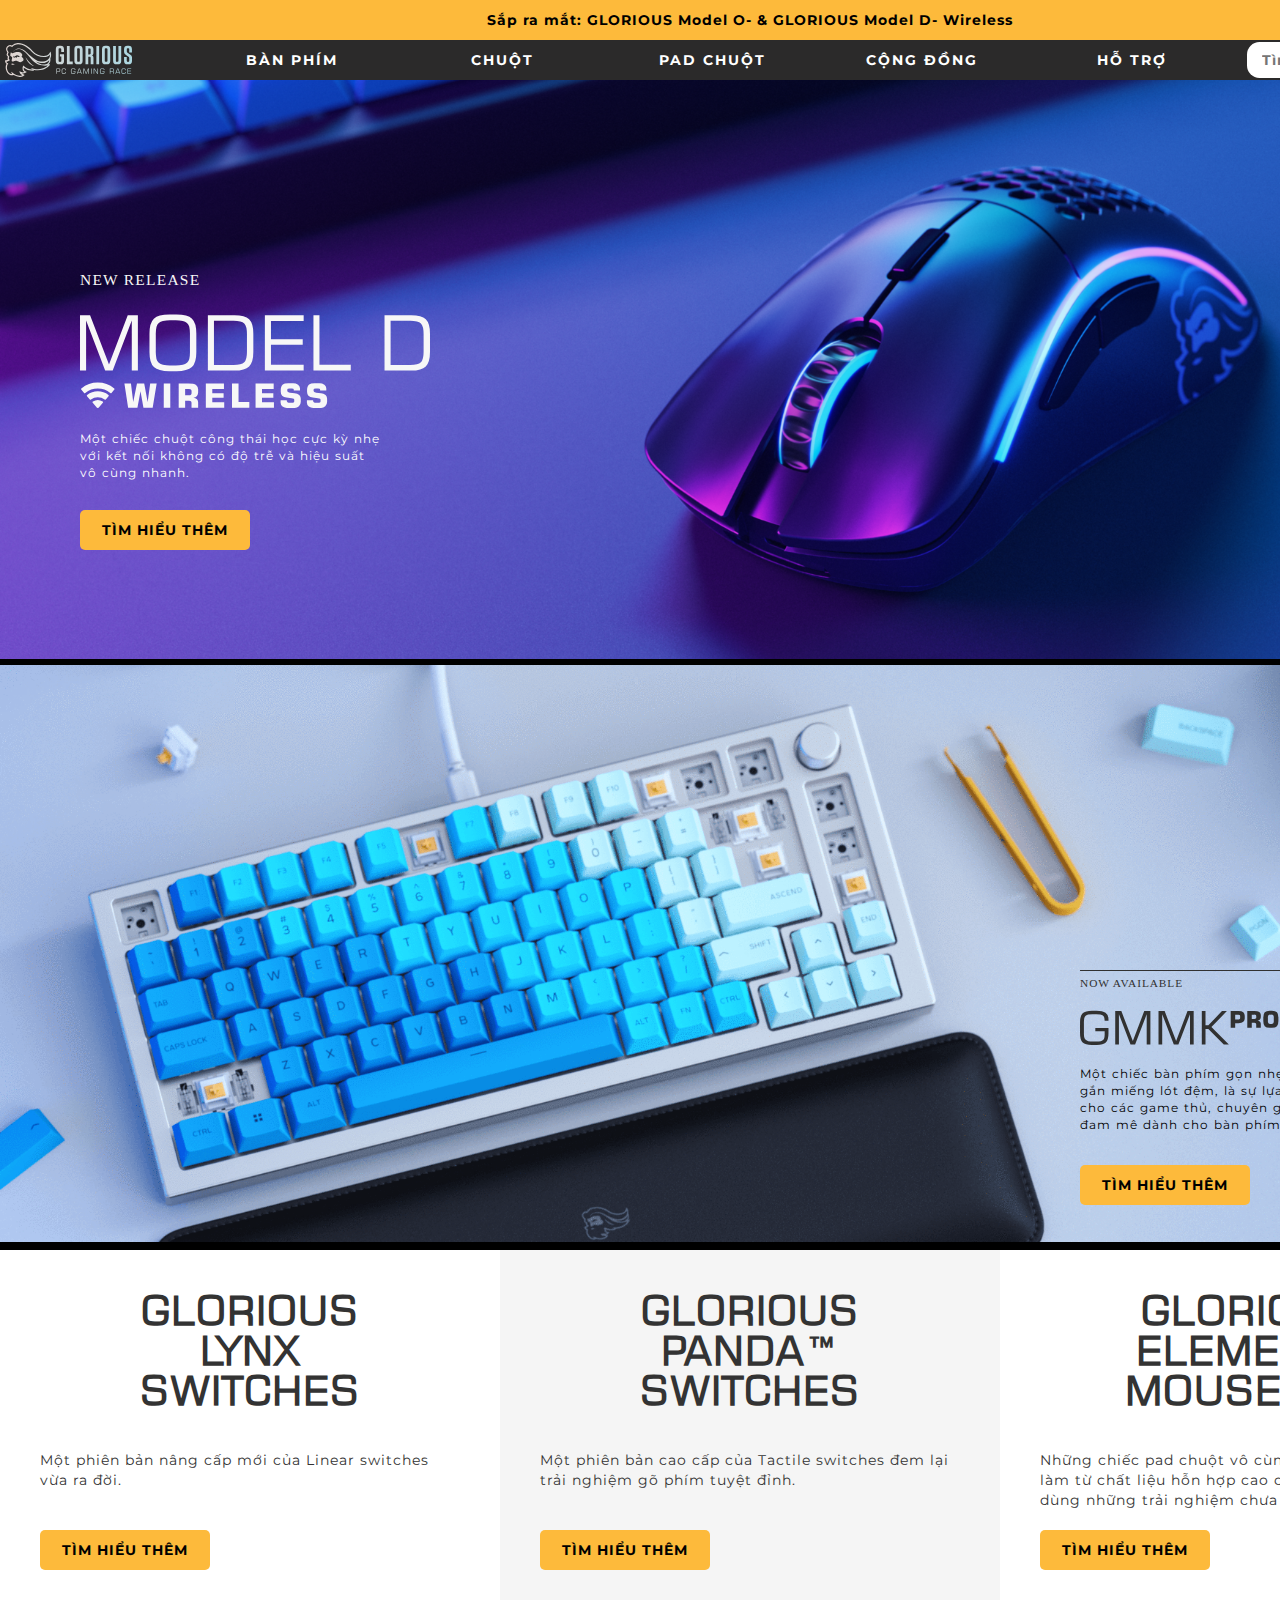
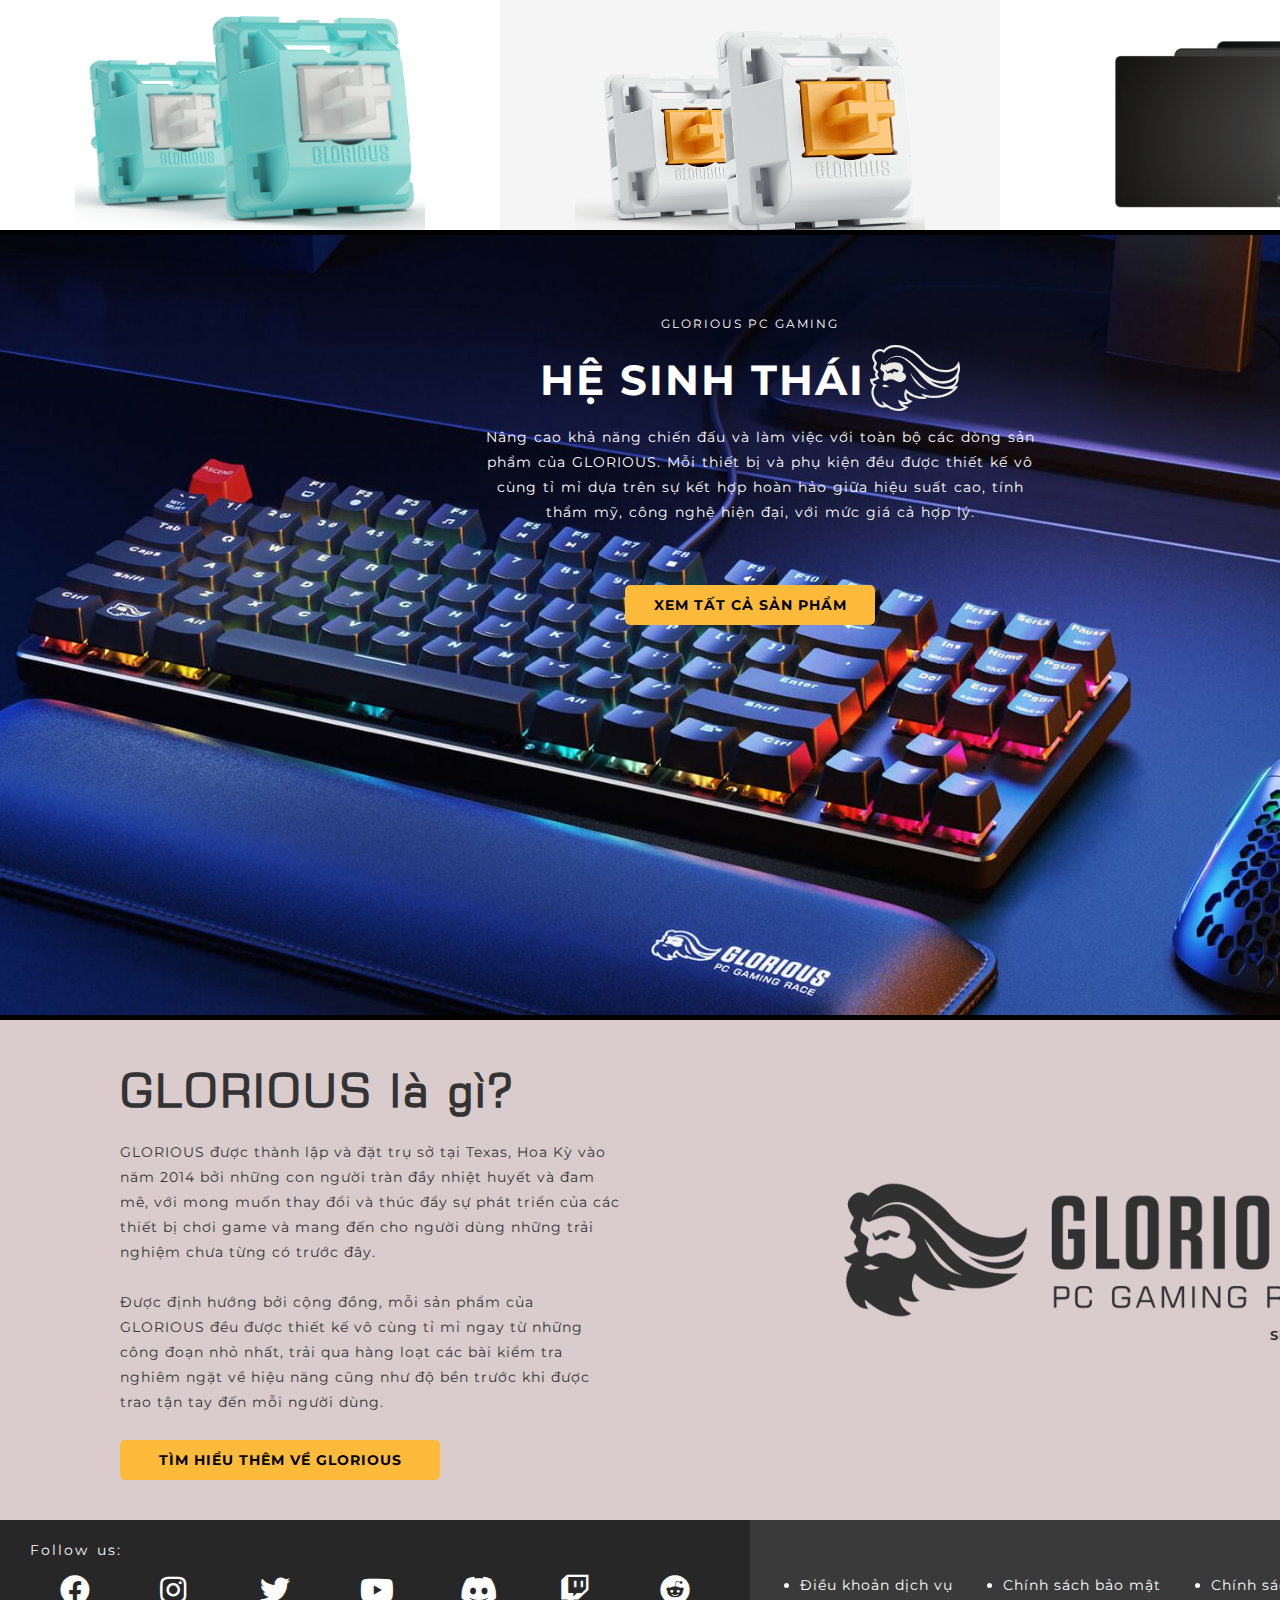
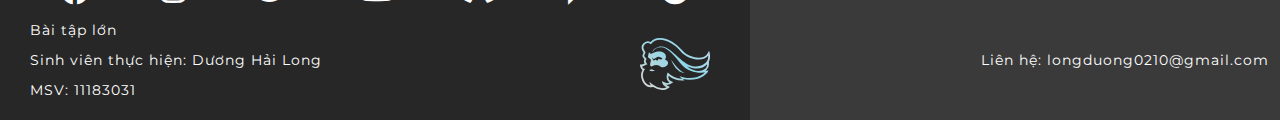
<file: index.html>
<!DOCTYPE html>
<html lang="en">
<head>
    <meta charset="UTF-8">
    <meta http-equiv="X-UA-Compatible" content="IE=edge">
    <meta name="viewport" content="width=device-width, initial-scale=1.0">
    <link rel="stylesheet" href="https://maxcdn.bootstrapcdn.com/bootstrap/3.4.0/css/bootstrap.min.css">
    <link rel="stylesheet" href="css/all.css">
    <title>Homepage</title>
    <link rel="stylesheet" href="Ads&Menu.css">
    <link rel="stylesheet" href="Content1.css">
    <link rel="stylesheet" href="Content2.css">
    <link rel="stylesheet" href="Content3.css">
    <link rel="stylesheet" href="Content4.css">
    <link rel="stylesheet" href="About.css">
    <link rel="stylesheet" href="Footer.css">
    <!-- Font -->
    <link href='https://fonts.googleapis.com/css?family=Montserrat' rel='stylesheet'>
    <style>
        @font-face{
            font-family: "Square721 BT Roman";
            src: url("7b6a3052ac99368df5c80f3fd161fe32.eot"); /* IE9*/
            src: url("7b6a3052ac99368df5c80f3fd161fe32.eot?#iefix") format("embedded-opentype"), /* IE6-IE8 */
            url("7b6a3052ac99368df5c80f3fd161fe32.woff2") format("woff2"), /* chrome、firefox */
            url("7b6a3052ac99368df5c80f3fd161fe32.woff") format("woff"), /* chrome、firefox */
            url("7b6a3052ac99368df5c80f3fd161fe32.ttf") format("truetype"), /* chrome、firefox、opera、Safari, Android, iOS 4.2+*/
            url("7b6a3052ac99368df5c80f3fd161fe32.svg#Square721 BT Roman") format("svg"); /* iOS 4.1- */
        }
    </style>
</head>
<body>
    <div id="ads">
        <a href="">Sắp ra mắt: GLORIOUS Model O- & GLORIOUS Model D- Wireless</a>
    </div>
    <div id="nav_bar">
        <div class="nav_menu">
            <div class="nav_logo"><a href="index.html"><img src="nav_logo.svg" alt=""></a></div>
            <ul>
                <li class="keyboard"><a href="">Bàn phím</a>
                    <ul>
                        <li><a href=""><img src="dropdown-keyboard.svg" alt=""></br>Bàn phím</br><p>Bàn phím cơ custom với nhiều kích cỡ khác nhau</p></li>
                        <li><a href=""><img src="dropdown-accessories.svg" alt=""></br>Switches</br><p>Linear, Tactile, & Clicky Switches</p></a></li>
                        <li><a href=""><img src="dropdown-wristrest.svg" alt=""></br>Miếng kê tay</br><p>Giúp đôi tay gõ phím một cách thoải mái</p></a></li>
                        <li><a href=""><img src="Glorious_Keyboard_Accessory_Icon.svg" alt=""></br>Phụ kiện</br><p>Keycaps, dụng cụ custom & nhiều hơn nữa</p></a></li>
                        <li><a href="">Xem tất cả</a></li>
                    </ul>
                </li>
                <li class="mice"><a href="">Chuột</a>
                    <ul>
                        <li><a href=""><img src="dropdown-modelO.svg" alt=""></br>Model O/O-</br><p>Form chuột đối xứng với kích thước siêu nhẹ</p></a></li>
                        <li><a href=""><img src="dropdown_model_D.svg" alt=""></br>Model D/D-</br><p>Form chuột công thái học với kích thước siêu nhẹ</p></a></li>
                        <li><a href=""><img src="dropdown-bungee.svg" alt=""></br>Phụ kiện</br><p>Bungees, miếng kê tay, feet chuột, dây kết nối & nhiều hơn nữa</p></a></li>
                        <li><a href="">Xem tất cả</a></li>
                    </ul>
                </li>
                <li class="mousepad"><a href="">Pad chuột</a>
                    <ul>
                        <li><a href=""><img src="dropdown-stitched.svg" alt=""></br>Pad chuột bằng vải</br><p>Bo viền kĩ càng, bề mặt mềm mại và độ bền cao</br>Kích cỡ lên tới 3XL</p></a></li>
                        <li><a href=""><img src="dropdown-helios.svg" alt=""></br>Pad chuột Elements</br><p>Bề mặt hỗn hợp cao cấp vô cùng độc đáo</p></a></li>
                        <li><a href="">Xem tất cả</a></li>
                    </ul>
                </li>
                <li><a href="">Cộng đồng</a></li>
                <li><a href="">Hỗ trợ</a></li>
            </ul>
        </div>
        <div class="search">
            <input type="text" placeholder="Tìm kiếm...">
            <a href=""><span class="glyphicon glyphicon-search"></span></a>
        </div>
    </div>
    <div id="content1">
        <img src="glorious_model_d_wireless.png" alt="" class="img1">
        <img src="Model_D_Wireless_New_Release_Logo.svg" alt="" class="img_inside1">
        <img src="glorious_gaming_mouse_model_d_wireless_specs.png" alt="" class="img_specs">
        <div class="caption1">Một chiếc chuột công thái học cực kỳ nhẹ với kết nối không có độ trễ và hiệu suất vô cùng nhanh.</div>
        <a href="" class="button1">Tìm hiểu thêm</a>
    </div>
    <div id="content2">
        <img src="glorious_gmmk_pro.png" alt="" class="img2">
        <img src="gmmkpro-header.svg" alt="" class="img_inside2">
        <div class="caption2">Một chiếc bàn phím gọn nhẹ với layout 75% được gắn miếng lót đệm, là sự lựa chọn tuyệt vời dành cho các game thủ, chuyên gia và những người có đam mê dành cho bàn phím cơ học.</div>
        <a href="" class="button2">Tìm hiểu thêm</a>
    </div>
    <div id="content3">
        <div class="content3_1">
            <div class="title3_1">Glorious Lynx Switches</div>
            <div class="text3_1">Một phiên bản nâng cấp mới của Linear switches vừa ra đời.</div>
            <a href="" class="button3_1">Tìm hiểu thêm</a>
            <img src="glorious_lynx_switches.png" alt="">
        </div>
        <div class="content3_2">
            <div class="title3_2">Glorious Panda™ Switches</div>
            <div class="text3_2">Một phiên bản cao cấp của Tactile switches đem lại trải nghiệm gõ phím tuyệt đỉnh.</div>
            <a href="" class="button3_2">Tìm hiểu thêm</a>
            <img src="glorious_panda_switches.png" alt="">
        </div>
        <div class="content3_3">
            <div class="title3_3">Glorious Elements Mousepads</div>
            <div class="text3_3">Những chiếc pad chuột vô cùng độc đáo với bề mặt làm từ chất liệu hỗn hợp cao cấp, mang đến người dùng những trải nghiệm chưa từng có.</div>
            <a href="" class="button3_3">Tìm hiểu thêm</a>
            <img src="glorious_gaming_mousepads.png" alt="">
        </div>
    </div>
    <div id="content4">
        <a href="" class="button4">Xem tất cả sản phẩm</a>
        <div class="box4">
            <img src="glorious_gaming_keyboard_mouse_wrist_rest_1728x.jpg" alt="">
            <div class="text4">Glorious PC Gaming</div>
            <div class="title4">Hệ sinh thái<img src="white_head_logo.svg" alt=""></div>
            <div class="paragraph">
            Nâng cao khả năng chiến đấu và làm việc với toàn bộ các dòng sản phẩm của GLORIOUS. Mỗi thiết bị và phụ kiện đều được thiết kế vô cùng tỉ mỉ dựa trên sự kết hợp hoàn hảo giữa hiệu suất cao, tính thẩm mỹ, công nghệ hiện đại, với mức giá cả hợp lý.
            </div>
        </div>
    </div>
    <div id="about">
        <div class="about_title">GLORIOUS là gì?</div>
        <div class="about_description">
            GLORIOUS được thành lập và đặt trụ sở tại Texas, Hoa Kỳ vào năm 2014 bởi những con người tràn đầy nhiệt huyết và đam mê, với mong muốn thay đổi và thúc đẩy sự phát triển của các thiết bị chơi game và mang đến cho người dùng những trải nghiệm chưa từng có trước đây.
            </br>
            </br>
            Được định hướng bởi cộng đồng, mỗi sản phẩm của GLORIOUS đều được thiết kế vô cùng tỉ mỉ ngay từ những công đoạn nhỏ nhất, trải qua hàng loạt các bài kiểm tra nghiêm ngặt về hiệu năng cũng như độ bền trước khi được trao tận tay đến mỗi người dùng.
        </div>
        <img src="glorious-logo.png" alt="">
        <div class="img_alt">Since 2014.</div>
        <a href="AboutUs.html" class="about_button">Tìm hiểu thêm về GLORIOUS</a>
    </div>
    <div id="footer">
        <div class="left_footer">
            <div class="social">Follow us:</div>
            <div class="social_icons">
                <ul>
                    <li><a href=""><i class="fab fa-facebook"></i></a></li>
                    <li><a href=""><i class="fab fa-instagram"></i></a></li>
                    <li><a href=""><i class="fab fa-twitter"></i></a></li>
                    <li><a href=""><i class="fab fa-youtube"></i></a></li>
                    <li><a href=""><i class="fab fa-discord"></i></a></li>
                    <li><a href=""><i class="fab fa-twitch"></i></a></li>
                    <li><a href=""><i class="fab fa-reddit"></i></a></li>
                </ul>
            </div>
            <div class="credit">
                Bài tập lớn
                </br>
                Sinh viên thực hiện: Dương Hải Long
                </br>
                MSV: 11183031
            </div>
            <img src="logo_blue.svg" alt="">
        </div>
        <div class="right_footer">
            <div class="policy">
                <ul>
                    <li><a href="">Điều khoản dịch vụ</a></li>
                    <li><a href="">Chính sách bảo mật</a></li>
                    <li><a href="">Chính sách bảo hành và đổi trả</a></li>
                </ul>
            </div>
            <div class="contact">Liên hệ: longduong0210@gmail.com</div>
        </div>
    </div>
</body>
</html>
</file>
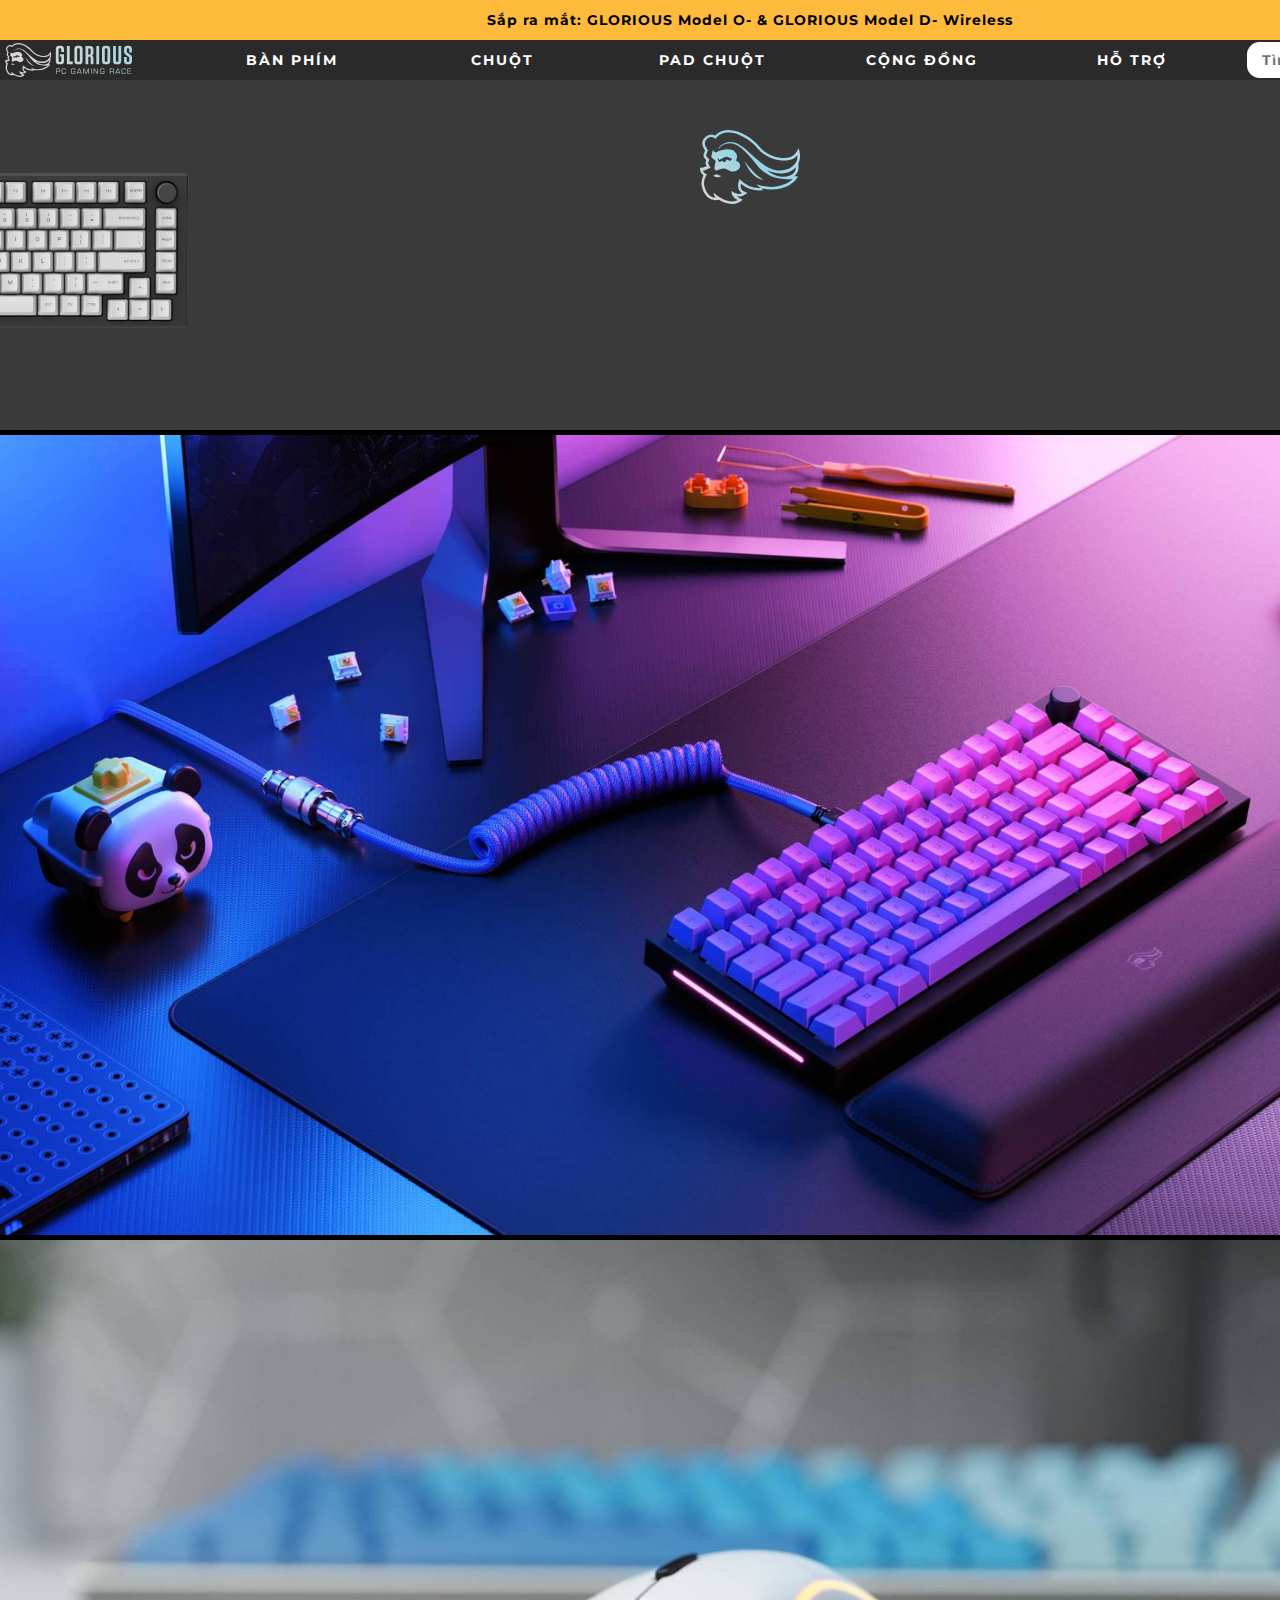
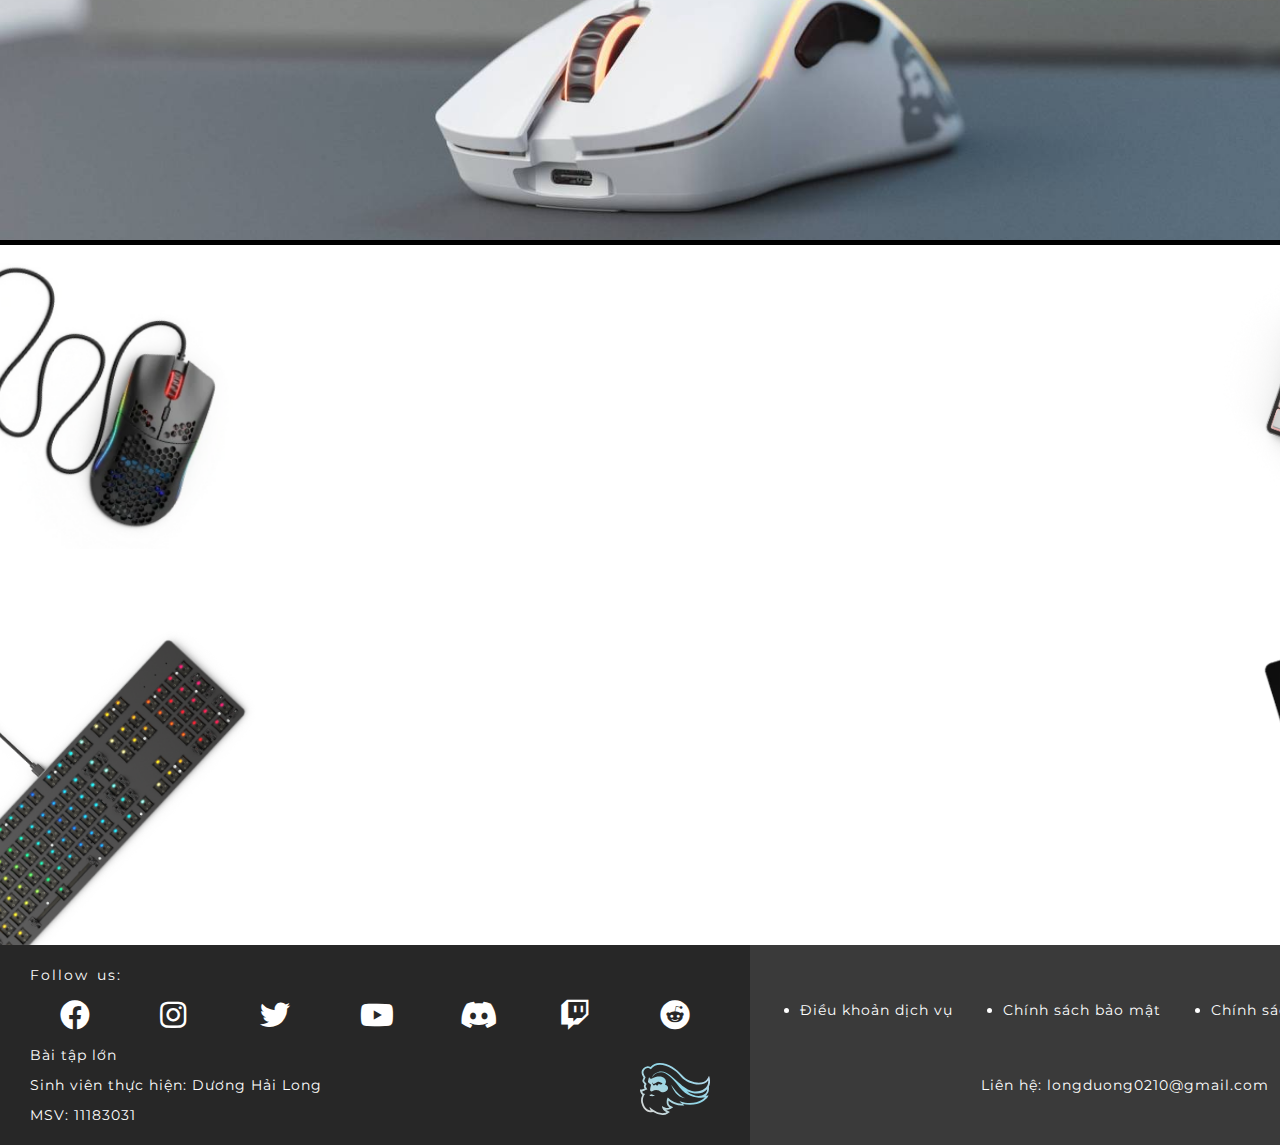
<file: AboutUs.html>
<!DOCTYPE html>
<html lang="en">
<head>
    <meta charset="UTF-8">
    <meta http-equiv="X-UA-Compatible" content="IE=edge">
    <meta name="viewport" content="width=device-width, initial-scale=1.0">
    <link rel="stylesheet" href="https://maxcdn.bootstrapcdn.com/bootstrap/3.4.0/css/bootstrap.min.css">
    <link rel="stylesheet" href="css/all.css">
    <title>About us</title>
    <link rel="stylesheet" href="Ads&Menu.css">
    <link rel="stylesheet" href="AboutUs.css">
    <link rel="stylesheet" href="Footer.css">
    <!-- Font -->
    <link href='https://fonts.googleapis.com/css?family=Montserrat' rel='stylesheet'>
    <style>
        @font-face{
            font-family: "Square721 BT Roman";
            src: url("7b6a3052ac99368df5c80f3fd161fe32.eot"); /* IE9*/
            src: url("7b6a3052ac99368df5c80f3fd161fe32.eot?#iefix") format("embedded-opentype"), /* IE6-IE8 */
            url("7b6a3052ac99368df5c80f3fd161fe32.woff2") format("woff2"), /* chrome、firefox */
            url("7b6a3052ac99368df5c80f3fd161fe32.woff") format("woff"), /* chrome、firefox */
            url("7b6a3052ac99368df5c80f3fd161fe32.ttf") format("truetype"), /* chrome、firefox、opera、Safari, Android, iOS 4.2+*/
            url("7b6a3052ac99368df5c80f3fd161fe32.svg#Square721 BT Roman") format("svg"); /* iOS 4.1- */
        }
    </style>
</head>
<body>
    <div id="ads">
        <a href="">Sắp ra mắt: GLORIOUS Model O- & GLORIOUS Model D- Wireless</a>
    </div>
    <div id="nav_bar">
        <div class="nav_menu">
            <div class="nav_logo"><a href="index.html"><img src="nav_logo.svg" alt=""></a></div>
            <ul>
                <li class="keyboard"><a href="">Bàn phím</a>
                    <ul>
                        <li><a href=""><img src="dropdown-keyboard.svg" alt=""></br>Bàn phím</br><p>Bàn phím cơ custom với nhiều kích cỡ khác nhau</p></li>
                        <li><a href=""><img src="dropdown-accessories.svg" alt=""></br>Switches</br><p>Linear, Tactile, & Clicky Switches</p></a></li>
                        <li><a href=""><img src="dropdown-wristrest.svg" alt=""></br>Miếng kê tay</br><p>Giúp đôi tay gõ phím một cách thoải mái</p></a></li>
                        <li><a href=""><img src="Glorious_Keyboard_Accessory_Icon.svg" alt=""></br>Phụ kiện</br><p>Keycaps, dụng cụ custom & nhiều hơn nữa</p></a></li>
                        <li><a href="">Xem tất cả</a></li>
                    </ul>
                </li>
                <li class="mice"><a href="">Chuột</a>
                    <ul>
                        <li><a href=""><img src="dropdown-modelO.svg" alt=""></br>Model O/O-</br><p>Form chuột đối xứng với kích thước siêu nhẹ</p></a></li>
                        <li><a href=""><img src="dropdown_model_D.svg" alt=""></br>Model D/D-</br><p>Form chuột công thái học với kích thước siêu nhẹ</p></a></li>
                        <li><a href=""><img src="dropdown-bungee.svg" alt=""></br>Phụ kiện</br><p>Bungees, miếng kê tay, feet chuột, dây kết nối & nhiều hơn nữa</p></a></li>
                        <li><a href="">Xem tất cả</a></li>
                    </ul>
                </li>
                <li class="mousepad"><a href="">Pad chuột</a>
                    <ul>
                        <li><a href=""><img src="dropdown-stitched.svg" alt=""></br>Pad chuột bằng vải</br><p>Bo viền kĩ càng, bề mặt mềm mại và độ bền cao</br>Kích cỡ lên tới 3XL</p></a></li>
                        <li><a href=""><img src="dropdown-helios.svg" alt=""></br>Pad chuột Elements</br><p>Bề mặt hỗn hợp cao cấp vô dùng độc đáo</p></a></li>
                        <li><a href="">Xem tất cả</a></li>
                    </ul>
                </li>
                <li><a href="">Cộng đồng</a></li>
                <li><a href="">Hỗ trợ</a></li>
            </ul>
        </div>
        <div class="search">
            <input type="text" placeholder="Tìm kiếm...">
            <a href=""><span class="glyphicon glyphicon-search"></span></a>
        </div>
    </div>
    <div id="about_paragraph">
        <div class="paragraph1">
            <img src="logo_blue.svg" alt="" class="about_logo">
            <p>
                GLORIOUS là một công ty chuyên về nghiên cứu, sản xuất và phát triển thiết bị chơi game, được xây dựng bởi những người có đam mê, nhiệt huyết với sứ mệnh thay đổi hiện trạng của một ngành công nghiệp mà chúng tôi cho rằng đang rất cần một sự thúc đẩy. Chúng tôi muốn giúp những người đam mê và những game thủ trở nên thăng hoa bằng cách sử dụng các thiết bị có chất lượng tốt nhất có thể với một mức giá cả hợp lý.
            </p>
            <img src="side_img.png" alt="" class="leftside_img">
            <img src="side_img.png" alt="" class="rightside_img">
        </div>
        <div class="paragraph2">
            <img src="aboutus_img1.jpg" alt="">
            <p class="p2_title">Our story</p>
            <p class="p2">
                Kể từ năm 2014, chúng tôi đã cung cấp thiết bị & phụ kiện PC được thiết kế cho hiệu suất cực đỉnh, chất lượng cao cấp, tính thẩm mỹ cao và phù hợp với khả năng chi trả của mọi người.
                </br>
                </br>
                Câu chuyện bắt đầu vào năm 2014 khi một game thủ khó tính đã gặp phải một vấn đề lớn. Anh ta nhận ra niềm yêu thích của mình đang bị chi phối bởi một số ít các công ty phần cứng chơi game lớn, đang sử dụng sức mạnh của mình để thu các khoản phí khổng lồ từ khách hàng. Thiết bị chơi game của họ thường có giá quá cao và chất lượng thì bị đặt một dấu chấm hỏi lớn, chưa kể đến việc lựa chọn rất phức tạp.
                </br>
                </br>
                Anh ta tin rằng vấn đề này có thể khắc phục được. Anh ta có thể tạo ra các sản phẩm chơi game tốt hơn và bán nó với mức giá hợp lý. Và với sự ủng hộ của cộng đồng những người có cùng đam mê, cùng với mức ngân sách khiêm tốn chỉ 1.000 USD, GLORIOUS đã ra đời.
                </br>
                </br>
                Kể từ khi chúng tôi phát hành chiếc pad di chuột đầu tiên của mình, chúng tôi đã làm việc chăm chỉ để thúc đẩy các giới hạn và thay đổi hiện trạng trong ngành công nghiệp thiết bị dành cho PC. Chúng tôi đã tạo ra và phát triển một dòng thiết bị chuyên nghiệp, chất lượng cao (mà người chơi bình thường đã từng không thể tiếp cận được) và bán chúng với mức giá hợp lý.
            </p>
        </div>
        <div class="paragraph3">
            <img src="aboutus_img2.jpg" alt="" class="img2">
            <p class="p3_title">Simplicity makes perfect.</p>
            <p class="p3">
                Chúng tôi tin rằng việc mua thiết bị chơi game không nên bị phức tạp hóa. Với việc chú trọng đến hình thức, chức năng và thẩm mỹ, chúng tôi luôn chăm chút hoàn thiện từng sản phẩm bán ra để khách hàng có thể tin tưởng rằng mỗi lần mua đều là xứng đáng.
                </br>
                </br>
                Bằng cách áp dụng triết lý cải tiến liên tục, chúng tôi có thể đảm bảo tất cả các sản phẩm của mình luôn dẫn đầu về công nghệ mà không cần đưa ra số lượng chóng mặt các tùy chọn.
            </p>
        </div>
        <div class="paragraph4">
            <p class="p4_title">For a better gaming lifestyle.</p>
            <p class="p4">
                Với nhiều người, chơi game là một sở thích. Nhưng với những người khác, đó còn là một phong cách sống.
                </br>
                </br>
                Cho đến nay, chúng tôi đã không đầu tư bên ngoài và chi tiêu rất ít vào quảng cáo. Chúng tôi đã phát triển nhanh chóng nhờ sự hỗ trợ của cộng đồng những người đam mê & chuyên gia, những người luôn yêu cầu sự hoàn hảo và đánh giá cao việc nhận được sự tôn trọng mà chúng tôi dành cho họ.
                </br>
                </br>
                Nhưng dù là một người yêu thích thông thường hay là một tuyển thủ e-sports chuyên nghiệp, chúng tôi đều muốn mang đến cho tất cả mọi người cơ hội trải nghiệm ở cấp độ cao nhất có thể. Với hàng triệu người trên khắp thế giới đã và đang tin tưởng GLORIOUS, chúng tôi đang dần đạt được mục tiêu của mình.
            </p>
            <img src="about-side-kb-black_1728x.png" alt="" class="img_leftside1">
            <img src="about-side-kb-white_1728x.png" alt="" class="img_rightside1">
            <img src="mouse_left.png" alt="" class="img_leftside2">
            <img src="mouse_right.png" alt="" class="img_rightside2">
        </div>
    </div>
    <div id="footer">
        <div class="left_footer">
            <div class="social">Follow us:</div>
            <div class="social_icons">
                <ul>
                    <li><a href=""><i class="fab fa-facebook"></i></a></li>
                    <li><a href=""><i class="fab fa-instagram"></i></a></li>
                    <li><a href=""><i class="fab fa-twitter"></i></a></li>
                    <li><a href=""><i class="fab fa-youtube"></i></a></li>
                    <li><a href=""><i class="fab fa-discord"></i></a></li>
                    <li><a href=""><i class="fab fa-twitch"></i></a></li>
                    <li><a href=""><i class="fab fa-reddit"></i></a></li>
                </ul>
            </div>
            <div class="credit">
                Bài tập lớn
                </br>
                Sinh viên thực hiện: Dương Hải Long
                </br>
                MSV: 11183031
            </div>
            <img src="logo_blue.svg" alt="">
        </div>
        <div class="right_footer">
            <div class="policy">
                <ul>
                    <li><a href="">Điều khoản dịch vụ</a></li>
                    <li><a href="">Chính sách bảo mật</a></li>
                    <li><a href="">Chính sách bảo hành và đổi trả</a></li>
                </ul>
            </div>
            <div class="contact">Liên hệ: longduong0210@gmail.com</div>
        </div>
    </div>
</body>
</html>
</file>
<file: Content1.css>
#content1{
    width: 100%;
    height: 580px;
    position: relative;
}
#content1 .img1{
    width: 100%;
}
#content1 .img_inside1{
    width: 350px;
    position: absolute;
    left: 80px;
    top: 190px;
}
#content1 .img_specs{
    height: 400px;
    position: absolute;
    right: 30px;
    top: 70px;
}
#content1 .caption1{
    width: 300px;
    height: 60px;
    font-size: 12px;
    word-spacing: 1px;
    color: white;
    position: absolute;
    left: 80px;
    top: 350px;
}
#content1 .button1{
    position: absolute;
    background: #fdba3b;
    width: 170px;
    height: 40px;
    border-radius: 5px;
    left: 80px;
    top: 430px;
    text-decoration: none;
    color: black;
    text-transform: uppercase;
    font-size: 14px;
    font-weight: bold;
    text-align: center;
    line-height: 40px;
    transition: 0.4s;
}
#content1 .button1:hover{
    box-shadow: rgb(38, 57, 77) 0px 20px 30px -10px;
    background: greenyellow;
}
</file>
<file: Content2.css>
#content2{
    margin-top: 5px;
    width: 100%;
    height: 580px;
    position: relative;
}
#content2 .img2{
    width: 100%;
}
#content2 .img_inside2{
    width: 350px;
    position: absolute;
    right: 70px;
    bottom: 200px;
}
#content2 .caption2{
    width: 360px;
    height: 60px;
    font-size: 12px;
    word-spacing: 1px;
    color: black;
    position: absolute;
    right: 60px;
    bottom: 120px;
}
#content2 .button2{
    position: absolute;
    background: #fdba3b;
    width: 170px;
    height: 40px;
    border-radius: 5px;
    right: 250px;
    bottom: 40px;
    text-decoration: none;
    color: black;
    text-transform: uppercase;
    font-size: 14px;
    font-weight: bold;
    text-align: center;
    line-height: 40px;
    transition: 0.4s;
}
#content2 .button2:hover{
    box-shadow: rgb(38, 57, 77) 0px 20px 30px -10px;
    background: greenyellow;
}
</file>
<file: Content3.css>
#content3{
    margin-top: 5px;
    width: 100%;
    height: 580px;
    position: relative;
}

/* Lynn Switches */
#content3 .content3_1{
    background: white;
    float: left;
    width: 500px;
    height: 100%;
    position: relative;
}
#content3 .content3_1 .title3_1{
    position: absolute;
    width: 250px;
    height: 120px;
    left: 125px;
    top: 40px;
    font-family: "Square721 BT Roman";
    font-size: 40px;
    font-weight: bold;
    text-align: center;
    text-transform: uppercase;
    line-height: 40px;
}
#content3 .content3_1 .text3_1{
    position: absolute;
    width: 420px;
    top: 200px;
    left: 40px;
    font-size: 14px;
}
#content3 .content3_1 .button3_1{
    background: #fdba3b;
    position: absolute;
    width: 170px;
    height: 40px;
    left: 40px;
    top: 280px;
    border-radius: 5px;
    text-align: center;
    line-height: 40px;
    text-decoration: none;
    color: black;
    text-transform: uppercase;
    font-size: 14px;
    font-weight: bold;
    transition: 0.4s;
}
#content3 .content3_1 .button3_1:hover{
    box-shadow: rgb(38, 57, 77) 0px 20px 30px -10px;
    background: greenyellow;
}
#content3 .content3_1 img{
    width: 70%;
    position: absolute;
    bottom: 0px;
    right: 15%;
}

/* Panda Switches */
#content3 .content3_2{
    background: whitesmoke;
    float: left;
    width: 500px;
    height: 100%;
    position: relative;
}
#content3 .content3_2 .title3_2{
    position: absolute;
    width: 250px;
    height: 120px;
    left: 125px;
    top: 40px;
    font-family: "Square721 BT Roman" ;
    font-size: 40px;
    font-weight: bold;
    text-align: center;
    text-transform: uppercase;
    line-height: 40px;
}
#content3 .content3_2 .text3_2{
    position: absolute;
    width: 420px;
    top: 200px;
    left: 40px;
    font-size: 14px;
}
#content3 .content3_2 .button3_2{
    background: #fdba3b;
    position: absolute;
    width: 170px;
    height: 40px;
    left: 40px;
    top: 280px;
    border-radius: 5px;
    text-align: center;
    line-height: 40px;
    text-decoration: none;
    color: black;
    text-transform: uppercase;
    font-size: 14px;
    font-weight: bold;
    transition: 0.4s;
}
#content3 .content3_2 .button3_2:hover{
    box-shadow: rgb(38, 57, 77) 0px 20px 30px -10px;
    background: greenyellow;
}
#content3 .content3_2 img{
    width: 70%;
    position: absolute;
    bottom: 0px;
    right: 15%;
}

/* Mousepads */
#content3 .content3_3{
    background: white;
    float: left;
    width: 500px;
    height: 100%;
    position: relative;
}
#content3 .content3_3 .title3_3{
    position: absolute;
    width: 250px;
    height: 120px;
    left: 125px;
    top: 40px;
    font-family: "Square721 BT Roman" ;
    font-size: 40px;
    font-weight: bold;
    text-align: center;
    text-transform: uppercase;
    line-height: 40px;
}
#content3 .content3_3 .text3_3{
    position: absolute;
    width: 420px;
    top: 200px;
    left: 40px;
    font-size: 14px;
}
#content3 .content3_3 .button3_3{
    background: #fdba3b;
    position: absolute;
    width: 170px;
    height: 40px;
    left: 40px;
    top: 280px;
    border-radius: 5px;
    text-align: center;
    line-height: 40px;
    text-decoration: none;
    color: black;
    text-transform: uppercase;
    font-size: 14px;
    font-weight: bold;
    transition: 0.4s;
}
#content3 .content3_3 .button3_3:hover{
    box-shadow: rgb(38, 57, 77) 0px 20px 30px -10px;
    background: greenyellow;
}
#content3 .content3_3 img{
    width: 70%;
    position: absolute;
    bottom: 0px;
    right: 15%;
}
</file>
<file: Content4.css>
#content4{
    background: black;
    margin-top: 5px;
    width: 100%;
    position: relative;
}
#content4 .button4{
    background: #fdba3b;
    width: 250px;
    height: 40px;
    border-radius: 5px;
    text-decoration: none;
    color: black;
    text-transform: uppercase;
    font-size: 14px;
    font-weight: bold;
    text-align: center;
    line-height: 40px;
    transition: 0.4s;
    position: absolute;
    top: 350px;
    left: 625px;
    z-index: 1;
}
#content4 .button4:hover{
    box-shadow: rgb(38, 57, 77) 0px 20px 30px -10px;
    background: greenyellow;
}
#content4 .box4{
    width: 100%;
    height: 780px;
    position: relative;
    overflow: hidden;
    transition: 0.4s;
}
#content4 .box4 img{
    width: 100%;
}
#content4 .button4:hover + .box4{
    opacity: 0.5;
}
#content4 .box4 .text4{
    width: 180px;
    text-align: center;
    text-transform: uppercase;
    font-size: 12px;
    color: white;
    letter-spacing: 2px;
    position: absolute;
    top: 80px;
    left: 660px;
}
#content4 .box4 .title4{
    width: 420px;
    height: 70px;
    font-size: 42px;
    font-weight: bold;
    line-height: 70px;
    letter-spacing: 2px;
    text-transform: uppercase;
    color: white;
    position: absolute;
    top: 110px;
    left: 540px;
}
#content4 .box4 .title4 img{
    width: 90px;
    float: right;
}
#content4 .box4 .paragraph{
    width: 550px;
    text-align: center;
    font-size: 14px;
    word-spacing: 1px;
    line-height: 25px;
    color: white;
    position: absolute;
    top: 190px;
    left: 485px;
}
</file>
<file: About.css>
#about{
    width: 100%;
    height: 500px;
    background: rgb(218, 204, 204);
    margin-top: 5px;
    position: relative;
}
#about .about_title{
    width: 450px;
    height: 60px;
    position: absolute;
    top: 40px;
    left: 120px;
    line-height: 60px;
    font-family: "Square721 BT Roman";
    font-weight: bold;
    font-size: 45px;
    letter-spacing: 2px;
}
#about .about_description{
    width: 500px;
    position: absolute;
    top: 120px;
    left: 120px;
    line-height: 25px;
}
#about img{
    position: absolute;
    height: 200px;
    top: 130px;
    right: 100px;
}
#about .img_alt{
    width: 90px;
    position: absolute;
    bottom: 175px;
    right: 140px;
    font-weight: bold;
    font-size: 13px;
}
#about .about_button{
    background: #fdba3b;
    width: 320px;
    height: 40px;
    border-radius: 5px;
    position: absolute;
    bottom: 40px;
    left: 120px;
    text-decoration: none;
    color: black;
    text-transform: uppercase;
    font-size: 14px;
    font-weight: bold;
    text-align: center;
    line-height: 40px;
    transition: 0.4s;
}
#about .about_button:hover{
    box-shadow: rgb(38, 57, 77) 0px 20px 30px -10px;
    background: greenyellow;
}
</file>
<file: Footer.css>
#footer{
    width: 100%;
    height: 200px;
}
#footer .left_footer{
    width: 50%;
    height: 100%;
    background: rgb(39, 39, 39);
    position: relative;
    float: left;
}
#footer .left_footer .social{
    color: white;
    width: 125px;
    letter-spacing: 2px;
    word-spacing: 2px;
    position: absolute;
    top: 20px;
    left: 30px;
}
#footer .left_footer .social_icons{
    width: 100%;
    height: 80px;
    position: absolute;
    top: 35px;
}
#footer .left_footer .social_icons>ul{
    list-style-type: none;
    float: left;
}
#footer .left_footer .social_icons>ul>li{
    float: left;
    border-radius: 50%;
    width: 40px;
    height: 40px;
    margin-left: 60px;
    margin-top: 20px;
}
#footer .left_footer .social_icons>ul>li i{
    color: white;
    font-size: 30px;
    transition: transform 0.5s;
}
#footer .left_footer .social_icons>ul>li i:hover{
    transition: 0.6s;
    color: #fdba3b;
    transform: scale(1.2);
}
#footer .left_footer .credit{
    position: absolute;
    width: 300px;
    height: 90px;
    bottom: 15px;
    left: 30px;
    color: white;
    line-height: 30px;
}
#footer .left_footer img{
    position: absolute;
    bottom: 30px;
    right: 40px;
}
#footer .right_footer{
    position: relative;
    width: 50%;
    height: 100%;
    float: left;
    background: #3a3a3a;
}
#footer .right_footer .policy{
    width: 100%;
    height: 50px;
    margin-top: 40px;
    line-height: 50px;
}
#footer .right_footer .policy>ul{
    float: left;
    width: 100%;
    height: 100%;
    color: white;
}
#footer .right_footer .policy>ul>li{
    float: left;
    margin-left: 50px;
}
#footer .right_footer .policy>ul>li>a{
    color: white;
}
#footer .right_footer .contact{
    position: absolute;
    width: 100%;
    height: 30px;
    bottom: 45px;
    line-height: 30px;
    text-align: center;
    color: white;
}
</file>
<file: Ads&Menu.css>
/* Reset CSS */
*{
    margin: 0;
    padding: 0;
    box-sizing: border-box;
    font-family: 'Montserrat';
    font-size: 14px;
    letter-spacing: 1px;
}
html{
    background: black;
}
body{
    background: black;
    width: 1500px;
    margin: 0 auto;
}

/* Ads */
#ads{
    background: #fdba3b;
    width: 100%;
    height: 40px;
    line-height: 40px;
    text-align: center;
}
#ads a{
    color: black;
    text-decoration: none;
    font-weight: bold;
}
#ads a:hover{
    text-decoration: underline;
}

/* Menu */
#nav_bar{
    background: #2b2a2a;
    width: 100%;
    height: 40px;
}
#nav_bar .nav_menu{
    height: 100%;
    float: left;
}
#nav_bar .nav_menu .nav_logo{
    float: left;
    height: 100%;
}
#nav_bar .nav_menu .nav_logo a{
    height: 100%;
}
#nav_bar .nav_menu .nav_logo a img{
    height: 34px;
    margin-top: 3px;
    margin-bottom: 3px;
    margin-left: 5px;
}
#nav_bar .nav_menu>ul{
    list-style-type: none;
    height: 100%;
    float: left;
    margin-left: 50px;
}
#nav_bar .nav_menu>ul>li{
    float: left;
    color: white;
    width: 200px;
    height: 100%;
    line-height: 40px;
    text-align: center;
    text-transform: uppercase;
    font-weight: bold;
    margin-left: 10px;
    position: relative;
    z-index: 1;
}
@keyframes appearing {
    0% {opacity: 0;}
	100% {opacity: 1;}
}
#nav_bar .nav_menu>ul>li>a{
    text-decoration: none;
    color: white;
    font-weight: bold;
    letter-spacing: 2px;
}
#nav_bar .nav_menu>ul>li:hover{
    background: #fdba3b;
    border: 1px solid #3a3a3a;
    box-shadow: rgba(50, 50, 93, 0.25) 0px 30px 60px -12px inset, rgba(0, 0, 0, 0.3) 0px 18px 36px -18px inset;
    animation: appearing 0.8s;
}
#nav_bar .nav_menu>ul>li:hover>a{
    color: black;
}
#nav_bar .search{
    float: left;
    width: 236px;
    height: 36px;
    background: white;
    border-radius: 12.5px;
    margin: 2px 15px;
}
#nav_bar .search input{
    background: white;
    width: 186px;
    height: 100%;
    margin-left: 15px;
    line-height: 36px;
    color: black;
    font-weight: bold;
    border: none;
}
#nav_bar .search input:focus{
    outline: none;
}
#nav_bar .search span{
    color: black;
    font-size: 16px;
}

/* Menu cấp 2 */
#nav_bar .nav_menu>ul>li>ul{
    display: none;
    list-style-type: none;
    border-radius: 10px;
    height: 300px;
    background: white;
    position: relative;
}
#nav_bar .nav_menu>ul>li:hover>ul{
    display: block;
}

/*Bàn phím*/
#nav_bar .nav_menu>ul .keyboard>ul{
    width: 1280px;
}
#nav_bar .nav_menu>ul .keyboard>ul>li{
    float: left;
    margin-left: 10px;
    margin-right: 10px;
    width: 300px;
    height: 250px;
    position: relative;
}
#nav_bar .nav_menu>ul .keyboard>ul>li:last-child{
    height: 30px;
    width: 200px;
    margin: 10px 540px;
    line-height: 30px;
    border-radius: 10px;
    transition: 0.4s;
}
#nav_bar .nav_menu>ul .keyboard>ul>li:last-child:hover{
    box-shadow: rgba(6, 24, 44, 0.4) 0px 0px 0px 2px, rgba(6, 24, 44, 0.65) 0px 4px 6px -1px, rgba(255, 255, 255, 0.08) 0px 1px 0px inset;
}
#nav_bar .nav_menu>ul .keyboard>ul>li>a{
    text-decoration: none;
    color: black;
}
#nav_bar .nav_menu>ul .keyboard>ul>li>a img{
    display: block;
    width: 180px;
    height: 80px;
    margin-top: 30px;
    margin-left: auto;
    margin-right: auto;
    transition: transform .2s;
}
#nav_bar .nav_menu>ul .keyboard>ul>li>a img:hover{
    transform: scale(1.2);
}
#nav_bar .nav_menu>ul .keyboard>ul>li>a p{
    font-weight: normal;
    text-transform: none;
    font-size: 13px;
    line-height: 20px;
}

/*Chuột*/
#nav_bar .nav_menu>ul .mice>ul{
    width: 960px;
    left: -210px;
}
#nav_bar .nav_menu>ul .mice>ul>li{
    float: left;
    margin-left: 10px;
    margin-right: 10px;
    width: 300px;
    height: 250px;
    position: relative;
}
#nav_bar .nav_menu>ul .mice>ul>li:last-child{
    height: 30px;
    width: 200px;
    margin: 10px 380px;
    line-height: 30px;
    border-radius: 10px;
    transition: 0.4s;
}
#nav_bar .nav_menu>ul .mice>ul>li:last-child:hover{
    box-shadow: rgba(6, 24, 44, 0.4) 0px 0px 0px 2px, rgba(6, 24, 44, 0.65) 0px 4px 6px -1px, rgba(255, 255, 255, 0.08) 0px 1px 0px inset;
}
#nav_bar .nav_menu>ul .mice>ul>li>a{
    text-decoration: none;
    color: black;
}
#nav_bar .nav_menu>ul .mice>ul>li>a img{
    display: block;
    width: 180px;
    height: 80px;
    margin-top: 30px;
    margin-left: auto;
    margin-right: auto;
    transition: transform .2s;
}
#nav_bar .nav_menu>ul .mice>ul>li>a img:hover{
    transform: scale(1.2);
}
#nav_bar .nav_menu>ul .mice>ul>li>a p{
    font-weight: normal;
    text-transform: none;
    font-size: 13px;
    line-height: 20px;
}

/*Lót chuột*/
#nav_bar .nav_menu>ul .mousepad>ul{
    width: 640px;
    left: -420px;
}
#nav_bar .nav_menu>ul .mousepad>ul>li{
    float: left;
    margin-left: 10px;
    margin-right: 10px;
    width: 300px;
    height: 250px;
    position: relative;
    transition: 0.4s;
}
#nav_bar .nav_menu>ul .mousepad>ul>li:last-child{
    height: 30px;
    width: 200px;
    margin: 10px 220px;
    line-height: 30px;
    border-radius: 10px;
    transition: 0.4s;
}
#nav_bar .nav_menu>ul .mousepad>ul>li:last-child:hover{
    box-shadow: rgba(6, 24, 44, 0.4) 0px 0px 0px 2px, rgba(6, 24, 44, 0.65) 0px 4px 6px -1px, rgba(255, 255, 255, 0.08) 0px 1px 0px inset;
}
#nav_bar .nav_menu>ul .mousepad>ul>li>a{
    text-decoration: none;
    color: black;
}
#nav_bar .nav_menu>ul .mousepad>ul>li>a img{
    display: block;
    width: 180px;
    height: 80px;
    margin-top: 30px;
    margin-left: auto;
    margin-right: auto;
    transition: transform .2s;
}
#nav_bar .nav_menu>ul .mousepad>ul>li>a img:hover{
    transform: scale(1.2);
}
#nav_bar .nav_menu>ul .mousepad>ul>li>a p{
    font-weight: normal;
    text-transform: none;
    font-size: 13px;
    line-height: 20px;
}
</file>
<file: AboutUs.css>
/* Reset CSS */
*{
    margin: 0;
    padding: 0;
    box-sizing: border-box;
    font-family: 'Montserrat';
    font-size: 14px;
    letter-spacing: 1px;
}
html{
    background: black;
}
body{
    background: black;
    width: 1500px;
    margin: 0 auto;
}

#about_paragraph{
    width: 100%;
}
#about_paragraph .paragraph1{
    position: relative;
    width: 100%;
    text-align: center;
    height: 350px;
    background: #3a3a3a;
    overflow: hidden;
}
#about_paragraph .paragraph1 .about_logo{
    position: absolute;
    width: 100px;
    top: 50px;
    left: 700px;
}
#about_paragraph .paragraph1 .leftside_img{
    position: absolute;
    width: 400px;
    top: 80px;
    left: -200px;
}
#about_paragraph .paragraph1 .rightside_img{
    position: absolute;
    width: 400px;
    top: 80px;
    right: -200px;
}
#about_paragraph .paragraph1 p{
    position: absolute;
    opacity: 0;
    animation: appearing 2s forwards;
    width: 800px;
    text-align: center;
    top: 150px;
    left: 350px;
    line-height: 30px;
    font-size: 16px;
    color: white;
}
@keyframes appearing {
    0% {opacity: 0;}
	100% {opacity: 1;}
}
@keyframes half-disappearing {
    0% {opacity: 1;}
	100% {opacity: 0.5;}
}
#about_paragraph .paragraph2{
    position: relative;
    margin-top: 5px;
    width: 100%;
    height: 800px;
    text-align: center;
    background: black;
    overflow: hidden;
}
#about_paragraph .paragraph2 img{
    width: 100%;
    animation: half-disappearing 0.4s 2s forwards;
}
#about_paragraph .paragraph2 .p2_title{
    position: absolute;
    opacity: 0;
    animation: appearing 0.4s 2s forwards;
    width: 500px;
    top: 70px;
    left: 500px;
    text-align: center;
    text-transform: uppercase;
    font-size: 45px;
    font-weight: bold;
    font-family: "Square721 BT Roman";
    letter-spacing: 6px;
    color: white;
}
#about_paragraph .paragraph2 .p2{
    position: absolute;
    opacity: 0;
    animation: appearing 0.4s 2s forwards;
    text-align: center;
    width: 800px;
    top: 180px;
    left: 350px;
    line-height: 27px;
    color: white;
    font-size: 16px;
}

#about_paragraph .paragraph3{
    position: relative;
    margin-top: 5px;
    height: 600px;
    width: 100%;
    text-align: center;
    background: black;
    overflow: hidden;
}
#about_paragraph .paragraph3 img{
    width: 100%;
    transition-delay: 1000s;
}
#about_paragraph .paragraph3 .p3_title{
    position: absolute;
    opacity: 0;
    transition-delay: 1000s;
    width: 1000px;
    top: 70px;
    left: 250px;
    text-align: center;
    text-transform: uppercase;
    font-size: 45px;
    font-weight: bold;
    font-family: "Square721 BT Roman";
    letter-spacing: 6px;
    color: white;
}
#about_paragraph .paragraph3 .p3{
    position: absolute;
    opacity: 0;
    transition-delay: 1000s;
    text-align: center;
    width: 800px;
    top: 180px;
    left: 350px;
    line-height: 27px;
    color: white;
    font-size: 16px;
}
#about_paragraph .paragraph3:hover img{
    opacity: 0.5;
    transition: 0.4s;
}
#about_paragraph .paragraph3:hover .p3_title{
    opacity: 1;
    transition: 0.4s;
}
#about_paragraph .paragraph3:hover .p3{
    opacity: 1;
    transition: 0.4s;
}

#about_paragraph .paragraph4{
    width: 100%;
    position: relative;
    margin-top: 5px;
    width: 100%;
    height: 700px;
    text-align: center;
    background: white;
    overflow: hidden;
}
#about_paragraph .paragraph4 .p4_title{
    position: absolute;
    opacity: 0;
    transition-delay: 1000s;
    width: 900px;
    top: 70px;
    left: 300px;
    text-align: center;
    text-transform: uppercase;
    font-size: 45px;
    font-weight: bold;
    font-family: "Square721 BT Roman";
    letter-spacing: 6px;
    color: black;
}
#about_paragraph .paragraph4 .p4{
    position: absolute;
    opacity: 0;
    transition-delay: 1000s;
    text-align: center;
    width: 800px;
    top: 250px;
    left: 350px;
    line-height: 27px;
    color: black;
    font-size: 16px;
}
#about_paragraph .paragraph4:hover .p4_title{
    opacity: 1;
    transition: 0.4s;
}
#about_paragraph .paragraph4:hover .p4{
    opacity: 1;
    transition: 0.4s;
}
#about_paragraph .paragraph4 .img_leftside1{
    position: absolute;
    width: 550px;
    bottom: -150px;
    left: -190px;
}
#about_paragraph .paragraph4 .img_rightside1{
    position: absolute;
    width: 550px;
    top: -30px;
    right: -220px;
}
#about_paragraph .paragraph4 .img_leftside2{
    position: absolute;
    width: 300px;
    top: 0px;
    left: -50px;
}
#about_paragraph .paragraph4 .img_rightside2{
    position: absolute;
    width: 250px;
    bottom: -20px;
    right: -5px;
}
</file>
